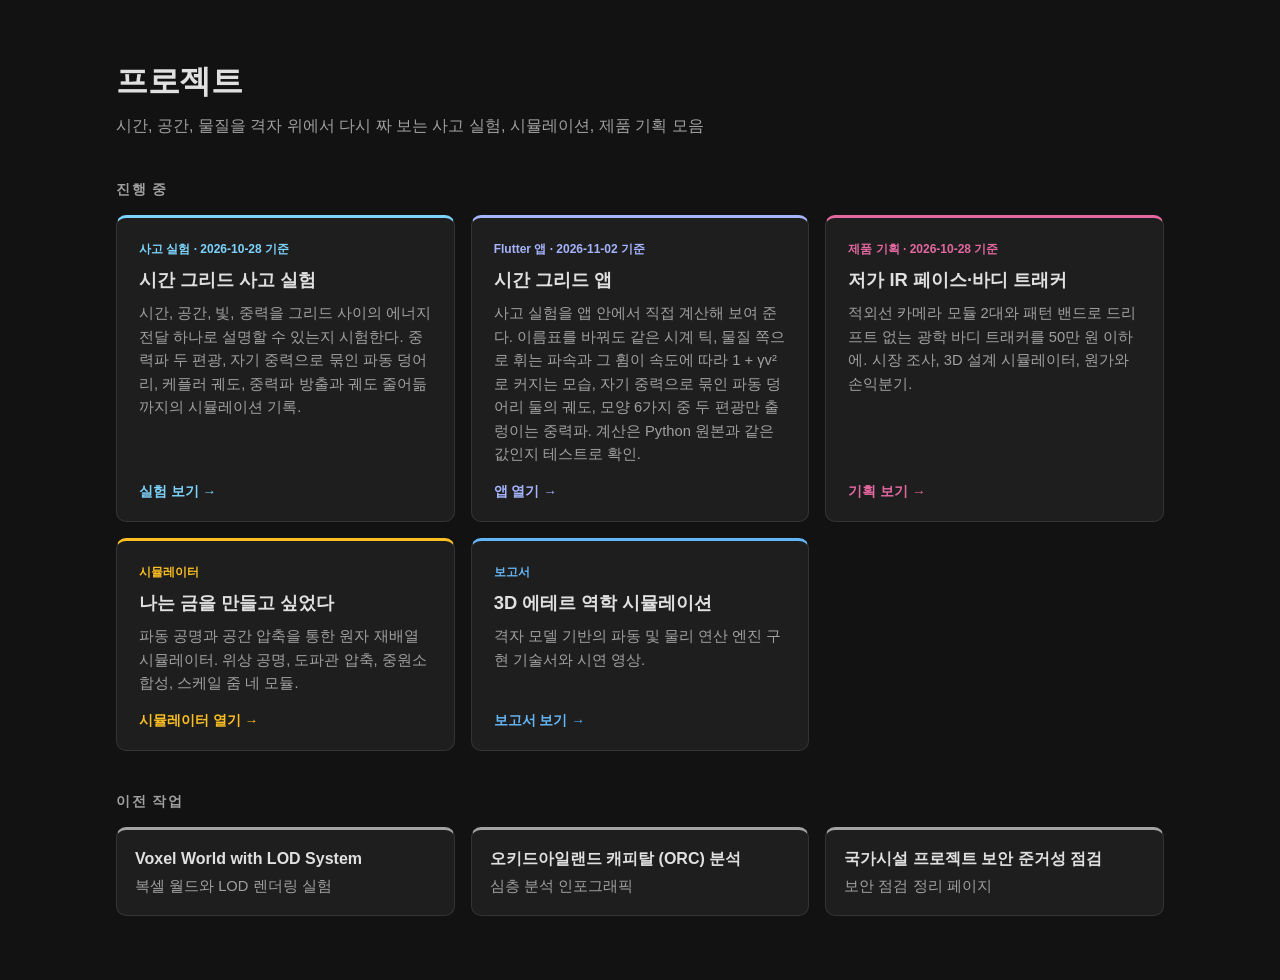
<file: index.html>
<!DOCTYPE html>
<html lang="ko">
<head>
  <meta charset="UTF-8">
  <meta name="viewport" content="width=device-width, initial-scale=1.0">
  <title>프로젝트 목록</title>
  <style>
    :root {
      --bg: #121212;
      --card: #1e1e1e;
      --card-hover: #262626;
      --text: #e0e0e0;
      --muted: #a0a0a0;
      --border: #333333;
    }
    * { box-sizing: border-box; margin: 0; padding: 0; }
    body {
      background: var(--bg);
      color: var(--text);
      font-family: -apple-system, BlinkMacSystemFont, "Segoe UI", Roboto, "Noto Sans KR", sans-serif;
      line-height: 1.6;
      min-height: 100vh;
    }
    .wrap { max-width: 1080px; margin: 0 auto; padding: 56px 16px 64px; }
    header { margin-bottom: 40px; }
    header h1 { font-size: 2rem; letter-spacing: -0.5px; }
    header p { color: var(--muted); margin-top: 6px; }
    h2 {
      font-size: 0.85rem; text-transform: uppercase; letter-spacing: 1.5px;
      color: var(--muted); margin: 40px 0 14px;
    }
    .grid {
      display: grid;
      grid-template-columns: repeat(auto-fill, minmax(min(300px, 100%), 1fr));
      gap: 16px;
    }
    .card {
      display: flex; flex-direction: column;
      background: var(--card);
      border: 1px solid var(--border);
      border-top: 3px solid var(--accent);
      border-radius: 10px;
      padding: 22px 22px 18px;
      color: inherit; text-decoration: none;
      transition: background 0.2s ease, transform 0.2s ease;
    }
    .card:hover { background: var(--card-hover); transform: translateY(-2px); }
    .card .tag { font-size: 0.75rem; color: var(--accent); font-weight: 600; }
    .card h3 { font-size: 1.15rem; margin: 6px 0 8px; }
    .card p { color: var(--muted); font-size: 0.92rem; flex: 1; }
    .card .go { margin-top: 14px; font-size: 0.85rem; color: var(--accent); font-weight: 600; }
    .card.small { padding: 16px 18px; }
    .card.small h3 { font-size: 1rem; margin: 0 0 4px; }
  </style>
</head>
<body>
  <div class="wrap">
    <header>
      <h1>프로젝트</h1>
      <p>시간, 공간, 물질을 격자 위에서 다시 짜 보는 사고 실험, 시뮬레이션, 제품 기획 모음</p>
    </header>

    <h2>진행 중</h2>
    <div class="grid">
      <a class="card" href="time-grid/" style="--accent:#7dd3fc">
        <span class="tag">사고 실험 · 2026-10-28 기준</span>
        <h3>시간 그리드 사고 실험</h3>
        <p>시간, 공간, 빛, 중력을 그리드 사이의 에너지 전달 하나로 설명할 수 있는지 시험한다. 중력파 두 편광, 자기 중력으로 묶인 파동 덩어리, 케플러 궤도, 중력파 방출과 궤도 줄어듦까지의 시뮬레이션 기록.</p>
        <span class="go">실험 보기 →</span>
      </a>
      <a class="card" href="time-grid-app/app/" style="--accent:#a5b4fc">
        <span class="tag">Flutter 앱 · 2026-11-02 기준</span>
        <h3>시간 그리드 앱</h3>
        <p>사고 실험을 앱 안에서 직접 계산해 보여 준다. 이름표를 바꿔도 같은 시계 틱, 물질 쪽으로 휘는 파속과 그 휨이 속도에 따라 1 + γv²로 커지는 모습, 자기 중력으로 묶인 파동 덩어리 둘의 궤도, 모양 6가지 중 두 편광만 출렁이는 중력파. 계산은 Python 원본과 같은 값인지 테스트로 확인.</p>
        <span class="go">앱 열기 →</span>
      </a>
      <a class="card" href="ir-tracker/" style="--accent:#e2689f">
        <span class="tag">제품 기획 · 2026-10-28 기준</span>
        <h3>저가 IR 페이스·바디 트래커</h3>
        <p>적외선 카메라 모듈 2대와 패턴 밴드로 드리프트 없는 광학 바디 트래커를 50만 원 이하에. 시장 조사, 3D 설계 시뮬레이터, 원가와 손익분기.</p>
        <span class="go">기획 보기 →</span>
      </a>
      <a class="card" href="gold.html" style="--accent:#fbbf24">
        <span class="tag">시뮬레이터</span>
        <h3>나는 금을 만들고 싶었다</h3>
        <p>파동 공명과 공간 압축을 통한 원자 재배열 시뮬레이터. 위상 공명, 도파관 압축, 중원소 합성, 스케일 줌 네 모듈.</p>
        <span class="go">시뮬레이터 열기 →</span>
      </a>
      <a class="card" href="ether-physics.html" style="--accent:#64b5f6">
        <span class="tag">보고서</span>
        <h3>3D 에테르 역학 시뮬레이션</h3>
        <p>격자 모델 기반의 파동 및 물리 연산 엔진 구현 기술서와 시연 영상.</p>
        <span class="go">보고서 보기 →</span>
      </a>
    </div>

    <h2>이전 작업</h2>
    <div class="grid">
      <a class="card small" href="index1.html" style="--accent:#a3a3a3">
        <h3>Voxel World with LOD System</h3>
        <p>복셀 월드와 LOD 렌더링 실험</p>
      </a>
      <a class="card small" href="index2.html" style="--accent:#a3a3a3">
        <h3>오키드아일랜드 캐피탈 (ORC) 분석</h3>
        <p>심층 분석 인포그래픽</p>
      </a>
      <a class="card small" href="index3.html" style="--accent:#a3a3a3">
        <h3>국가시설 프로젝트 보안 준거성 점검</h3>
        <p>보안 점검 정리 페이지</p>
      </a>
    </div>
  </div>
</body>
</html>
</file>
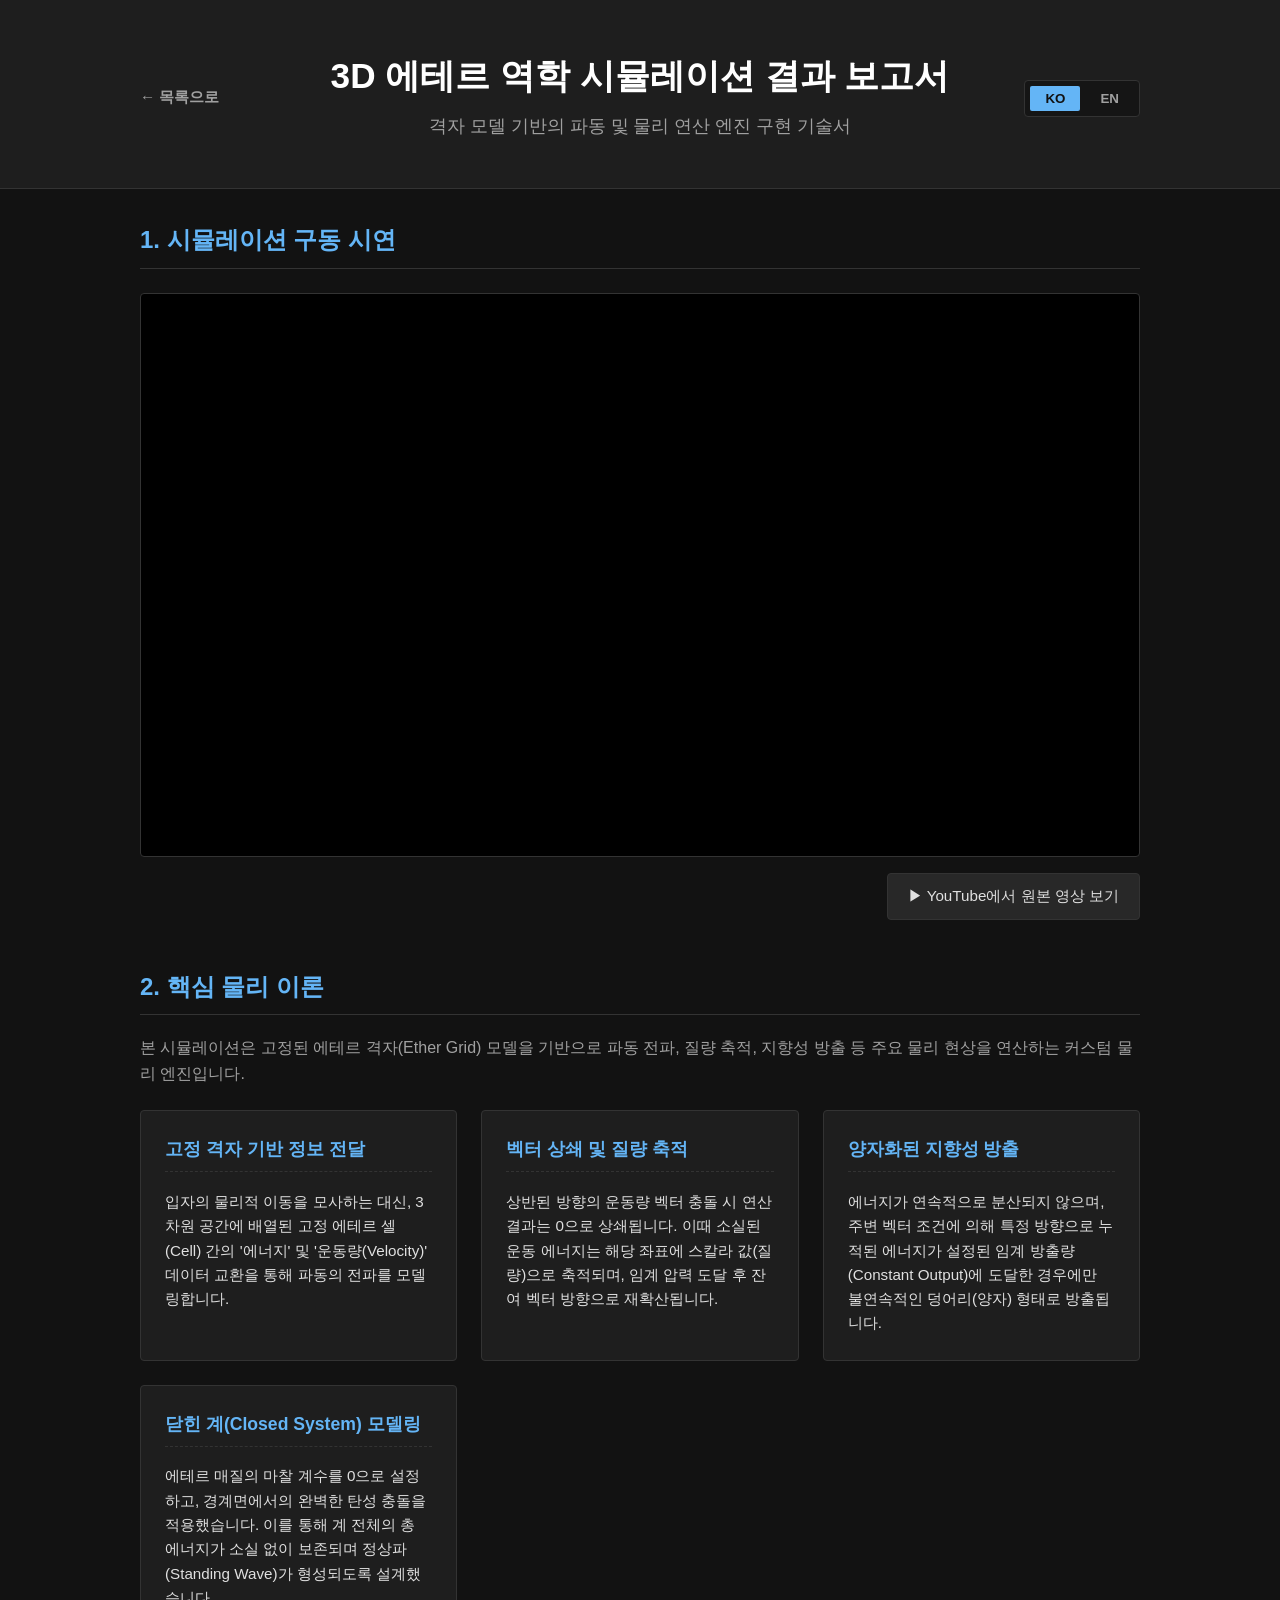
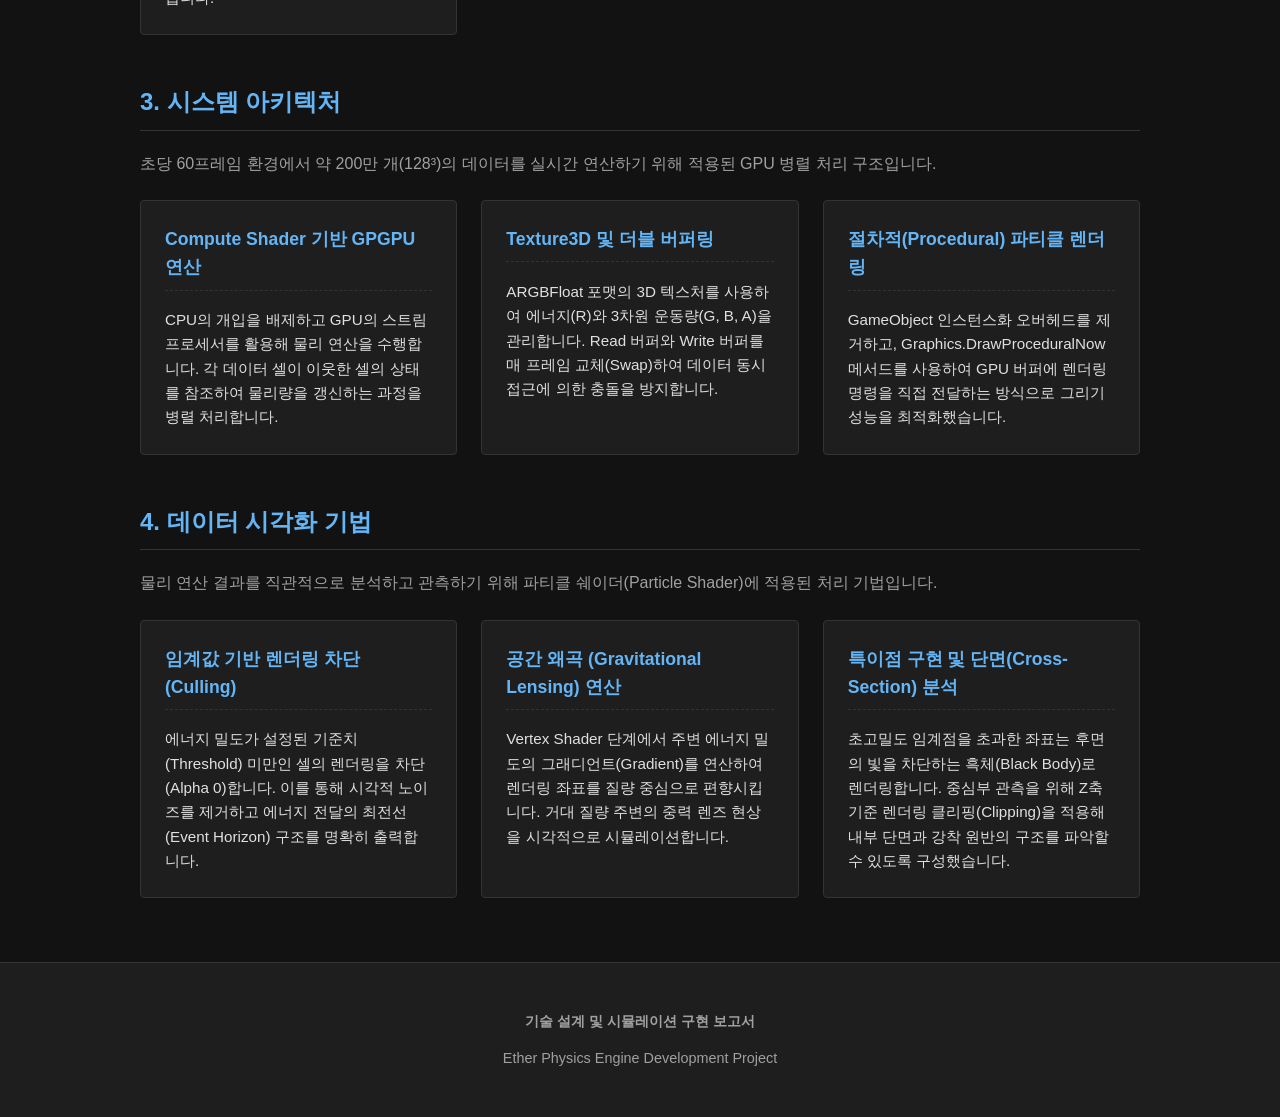
<file: ether-physics.html>
<!DOCTYPE html>
<html lang="ko">
<head>
    <meta charset="UTF-8">
    <meta name="viewport" content="width=device-width, initial-scale=1.0">
    <meta name="referrer" content="strict-origin-when-cross-origin">
    <title>Ether Physics 3D Simulation Report</title>
    <style>
        :root {
            --bg-color: #121212;
            --container-bg: #1e1e1e;
            --text-main: #e0e0e0;
            --text-muted: #a0a0a0;
            --highlight: #64b5f6;
            --secondary: #4f5b62;
            --border-color: #333333;
        }

        body {
            font-family: -apple-system, BlinkMacSystemFont, "Segoe UI", Roboto, "Helvetica Neue", Arial, sans-serif;
            background-color: var(--bg-color);
            color: var(--text-main);
            line-height: 1.6;
            margin: 0;
            padding: 0;
            transition: all 0.3s ease;
        }

        body.en [lang="ko"] { display: none !important; }
        body.ko [lang="en"] { display: none !important; }

        header {
            background-color: var(--container-bg);
            padding: 3rem 2rem;
            border-bottom: 1px solid var(--border-color);
            position: relative;
        }

        /* [추가됨] 뒤로 가기 버튼 스타일 */
        .back-btn {
            position: absolute;
            top: 2.3rem;
            left: 2rem;
            color: var(--text-muted);
            text-decoration: none;
            font-weight: 600;
            font-size: 0.95rem;
            transition: color 0.2s ease;
            z-index: 10;
        }

        .back-btn:hover {
            color: var(--highlight);
        }

        /* 데스크탑: 우측 상단 고정 */
        .lang-switch {
            position: absolute;
            top: 2rem;
            right: 2rem;
            display: flex;
            gap: 5px;
            background: rgba(0,0,0,0.3);
            padding: 5px;
            border-radius: 4px;
            border: 1px solid var(--border-color);
            z-index: 10;
        }

        .lang-switch button {
            background: transparent;
            color: var(--text-muted);
            border: none;
            padding: 5px 15px;
            cursor: pointer;
            font-weight: 600;
            border-radius: 2px;
            transition: all 0.2s;
        }

        .lang-switch button.active {
            background: var(--highlight);
            color: #121212;
        }

        h1 {
            color: #ffffff;
            font-size: 2.2rem;
            margin: 0;
            font-weight: 600;
            text-align: center; /* 전체적인 균형을 위해 중앙 정렬 추가 */
        }

        .subtitle {
            font-size: 1.1rem;
            margin-top: 8px;
            color: var(--text-muted);
            text-align: center;
        }

        .container {
            max-width: 1000px;
            margin: 2rem auto;
            padding: 0 2rem;
            position: relative;
        }

        .video-container {
            position: relative;
            padding-bottom: 56.25%;
            height: 0;
            overflow: hidden;
            max-width: 100%;
            background: #000;
            border-radius: 4px;
            margin: 1.5rem 0 1rem 0;
            border: 1px solid var(--border-color);
        }

        .video-container iframe {
            position: absolute;
            top: 0;
            left: 0;
            width: 100%;
            height: 100%;
            border: none;
        }

        .youtube-btn-wrapper {
            text-align: right;
            margin-bottom: 3rem;
        }

        .youtube-btn {
            display: inline-block;
            background-color: #282828;
            color: #e0e0e0;
            text-decoration: none;
            padding: 10px 20px;
            border-radius: 4px;
            border: 1px solid var(--border-color);
            font-size: 0.95rem;
            transition: all 0.2s ease;
        }

        .youtube-btn:hover {
            background-color: #383838;
            color: #ffffff;
            border-color: var(--highlight);
        }

        .section-title {
            color: var(--highlight);
            border-bottom: 1px solid var(--border-color);
            padding-bottom: 8px;
            margin-top: 3rem;
            font-size: 1.5rem;
            font-weight: 600;
        }

        .section-desc {
            color: var(--text-muted);
            margin-bottom: 1.5rem;
        }

        .card-grid {
            display: grid;
            grid-template-columns: repeat(auto-fit, minmax(300px, 1fr));
            gap: 1.5rem;
            margin-top: 1.5rem;
        }

        .card {
            background-color: var(--container-bg);
            padding: 1.5rem;
            border-radius: 4px;
            border: 1px solid var(--border-color);
        }

        .card h3 {
            color: var(--highlight);
            margin-top: 0;
            font-size: 1.1rem;
            border-bottom: 1px dashed var(--border-color);
            padding-bottom: 8px;
        }

        .card p {
            font-size: 0.95rem;
            color: var(--text-main);
            margin-bottom: 0;
        }

        footer {
            text-align: center;
            padding: 2rem;
            margin-top: 4rem;
            background-color: var(--container-bg);
            border-top: 1px solid var(--border-color);
            color: var(--text-muted);
            font-size: 0.9rem;
        }
        
        /* 모바일 반응형 대응 완벽 적용 */
        @media (max-width: 768px) {
            header {
                padding: 2rem 1rem; 
            }
            /* [수정됨] 모바일에서 버튼들이 겹치지 않게 가로 정렬 */
            .top-controls {
                display: flex;
                justify-content: space-between;
                align-items: center;
                margin-bottom: 1.5rem;
            }
            .back-btn, .lang-switch {
                position: static; /* 절대 위치 해제 */
                margin: 0;
            }
            .lang-switch {
                width: max-content;
            }
            h1 {
                font-size: 1.7rem; 
            }
            .subtitle {
                font-size: 1rem;
            }
            .container {
                padding: 0 1rem;
            }
        }
    </style>
</head>
<body class="ko"> 

    <header>
        <div class="container" style="margin: 0 auto; padding-top: 0;">
            
            <div class="top-controls">
                <a href="index.html" class="back-btn">
                    <span lang="ko">← 목록으로</span>
                    <span lang="en">← Back</span>
                </a>

                <div class="lang-switch">
                    <button id="btn-ko" class="active" onclick="setLanguage('ko')">KO</button>
                    <button id="btn-en" onclick="setLanguage('en')">EN</button>
                </div>
            </div>

            <h1 lang="ko">3D 에테르 역학 시뮬레이션 결과 보고서</h1>
            <h1 lang="en">3D Ether Physics Simulation Report</h1>
            
            <div class="subtitle" lang="ko">격자 모델 기반의 파동 및 물리 연산 엔진 구현 기술서</div>
            <div class="subtitle" lang="en">Technical Specification for Grid-Based Wave and Physics Computation Engine</div>
        </div>
    </header>

    <div class="container">
        
        <h2 class="section-title" style="margin-top: 1rem;" lang="ko">1. 시뮬레이션 구동 시연</h2>
        <h2 class="section-title" style="margin-top: 1rem;" lang="en">1. Simulation Demo</h2>
        
        <div class="video-container">
            <iframe 
                src="https://www.youtube-nocookie.com/embed/gPG1yliAPno?rel=0" 
                title="Ether Physics 3D Simulation Demo" 
                allow="accelerometer; autoplay; clipboard-write; encrypted-media; gyroscope; picture-in-picture; web-share" 
                referrerpolicy="strict-origin-when-cross-origin"
                allowfullscreen>
            </iframe>
        </div>
        
        <div class="youtube-btn-wrapper">
            <a href="https://youtu.be/gPG1yliAPno" target="_blank" class="youtube-btn" lang="ko">
                ▶ YouTube에서 원본 영상 보기
            </a>
            <a href="https://youtu.be/gPG1yliAPno" target="_blank" class="youtube-btn" lang="en">
                ▶ Watch Original Video on YouTube
            </a>
        </div>

        <h2 class="section-title" lang="ko">2. 핵심 물리 이론</h2>
        <h2 class="section-title" lang="en">2. Core Physics Theory</h2>
        
        <p class="section-desc" lang="ko">본 시뮬레이션은 고정된 에테르 격자(Ether Grid) 모델을 기반으로 파동 전파, 질량 축적, 지향성 방출 등 주요 물리 현상을 연산하는 커스텀 물리 엔진입니다.</p>
        <p class="section-desc" lang="en">This simulation is a custom physics engine that computes key physical phenomena such as wave propagation, mass accumulation, and directional emission based on a fixed Ether Grid model.</p>

        <div class="card-grid">
            <div class="card">
                <h3 lang="ko">고정 격자 기반 정보 전달</h3>
                <h3 lang="en">Fixed Grid-Based Information Transfer</h3>
                <p lang="ko">입자의 물리적 이동을 모사하는 대신, 3차원 공간에 배열된 고정 에테르 셀(Cell) 간의 '에너지' 및 '운동량(Velocity)' 데이터 교환을 통해 파동의 전파를 모델링합니다.</p>
                <p lang="en">Instead of simulating the physical movement of particles, it models wave propagation through the exchange of 'energy' and 'velocity' data between fixed 3D ether cells arranged in space.</p>
            </div>
            <div class="card">
                <h3 lang="ko">벡터 상쇄 및 질량 축적</h3>
                <h3 lang="en">Vector Cancellation & Mass Accumulation</h3>
                <p lang="ko">상반된 방향의 운동량 벡터 충돌 시 연산 결과는 0으로 상쇄됩니다. 이때 소실된 운동 에너지는 해당 좌표에 스칼라 값(질량)으로 축적되며, 임계 압력 도달 후 잔여 벡터 방향으로 재확산됩니다.</p>
                <p lang="en">When opposite momentum vectors collide, they mathematically cancel out to zero. The lost kinetic energy accumulates as a scalar value (mass) at that coordinate, and re-diffuses in the direction of the residual vector upon reaching threshold pressure.</p>
            </div>
            <div class="card">
                <h3 lang="ko">양자화된 지향성 방출</h3>
                <h3 lang="en">Quantized Directional Emission</h3>
                <p lang="ko">에너지가 연속적으로 분산되지 않으며, 주변 벡터 조건에 의해 특정 방향으로 누적된 에너지가 설정된 임계 방출량(Constant Output)에 도달한 경우에만 불연속적인 덩어리(양자) 형태로 방출됩니다.</p>
                <p lang="en">Energy does not disperse continuously. It is emitted as a discrete clump (quantum) only when the accumulated energy in a specific direction reaches the set Constant Output threshold based on surrounding vector conditions.</p>
            </div>
            <div class="card">
                <h3 lang="ko">닫힌 계(Closed System) 모델링</h3>
                <h3 lang="en">Closed System Modeling</h3>
                <p lang="ko">에테르 매질의 마찰 계수를 0으로 설정하고, 경계면에서의 완벽한 탄성 충돌을 적용했습니다. 이를 통해 계 전체의 총 에너지가 소실 없이 보존되며 정상파(Standing Wave)가 형성되도록 설계했습니다.</p>
                <p lang="en">The ether medium's friction coefficient is set to 0, and perfect elastic collisions are applied at the boundaries. This ensures the total energy of the system is conserved without loss, allowing the formation of standing waves.</p>
            </div>
        </div>

        <h2 class="section-title" lang="ko">3. 시스템 아키텍처</h2>
        <h2 class="section-title" lang="en">3. System Architecture</h2>
        
        <p class="section-desc" lang="ko">초당 60프레임 환경에서 약 200만 개(128³)의 데이터를 실시간 연산하기 위해 적용된 GPU 병렬 처리 구조입니다.</p>
        <p class="section-desc" lang="en">A GPU parallel processing architecture implemented to compute approximately 2 million (128³) data points in real-time at 60 FPS.</p>

        <div class="card-grid">
            <div class="card">
                <h3 lang="ko">Compute Shader 기반 GPGPU 연산</h3>
                <h3 lang="en">Compute Shader-Based GPGPU</h3>
                <p lang="ko">CPU의 개입을 배제하고 GPU의 스트림 프로세서를 활용해 물리 연산을 수행합니다. 각 데이터 셀이 이웃한 셀의 상태를 참조하여 물리량을 갱신하는 과정을 병렬 처리합니다.</p>
                <p lang="en">CPU intervention is entirely bypassed, utilizing thousands of GPU stream processors for physics calculations. The process of each data cell referencing neighboring states to update physical quantities is processed in parallel.</p>
            </div>
            <div class="card">
                <h3 lang="ko">Texture3D 및 더블 버퍼링</h3>
                <h3 lang="en">Texture3D & Double Buffering</h3>
                <p lang="ko">ARGBFloat 포맷의 3D 텍스처를 사용하여 에너지(R)와 3차원 운동량(G, B, A)을 관리합니다. Read 버퍼와 Write 버퍼를 매 프레임 교체(Swap)하여 데이터 동시 접근에 의한 충돌을 방지합니다.</p>
                <p lang="en">ARGBFloat format 3D textures are used to manage energy (R) and 3D momentum (G, B, A). Read and Write buffers are swapped every frame to prevent data collisions caused by simultaneous access.</p>
            </div>
            <div class="card">
                <h3 lang="ko">절차적(Procedural) 파티클 렌더링</h3>
                <h3 lang="en">Procedural Particle Rendering</h3>
                <p lang="ko">GameObject 인스턴스화 오버헤드를 제거하고, Graphics.DrawProceduralNow 메서드를 사용하여 GPU 버퍼에 렌더링 명령을 직접 전달하는 방식으로 그리기 성능을 최적화했습니다.</p>
                <p lang="en">GameObject instantiation overhead is removed, significantly optimizing rendering performance by directly dispatching rendering commands to the GPU buffer using the Graphics.DrawProceduralNow method.</p>
            </div>
        </div>

        <h2 class="section-title" lang="ko">4. 데이터 시각화 기법</h2>
        <h2 class="section-title" lang="en">4. Data Visualization Techniques</h2>
        
        <p class="section-desc" lang="ko">물리 연산 결과를 직관적으로 분석하고 관측하기 위해 파티클 쉐이더(Particle Shader)에 적용된 처리 기법입니다.</p>
        <p class="section-desc" lang="en">Advanced processing techniques applied to the Particle Shader to intuitively analyze and observe the physical computation results.</p>

        <div class="card-grid">
            <div class="card">
                <h3 lang="ko">임계값 기반 렌더링 차단 (Culling)</h3>
                <h3 lang="en">Threshold-Based Culling</h3>
                <p lang="ko">에너지 밀도가 설정된 기준치(Threshold) 미만인 셀의 렌더링을 차단(Alpha 0)합니다. 이를 통해 시각적 노이즈를 제거하고 에너지 전달의 최전선(Event Horizon) 구조를 명확히 출력합니다.</p>
                <p lang="en">Rendering is disabled (Alpha 0) for cells with energy density below the set Threshold. This effectively removes visual noise and clearly delineates the structure of the energy transfer's Event Horizon.</p>
            </div>
            <div class="card">
                <h3 lang="ko">공간 왜곡 (Gravitational Lensing) 연산</h3>
                <h3 lang="en">Gravitational Lensing Effect</h3>
                <p lang="ko">Vertex Shader 단계에서 주변 에너지 밀도의 그래디언트(Gradient)를 연산하여 렌더링 좌표를 질량 중심으로 편향시킵니다. 거대 질량 주변의 중력 렌즈 현상을 시각적으로 시뮬레이션합니다.</p>
                <p lang="en">In the Vertex Shader stage, the gradient of the surrounding energy density is computed to bias the rendering coordinates toward the center of mass, visually simulating the gravitational lensing effect around massive objects.</p>
            </div>
            <div class="card">
                <h3 lang="ko">특이점 구현 및 단면(Cross-Section) 분석</h3>
                <h3 lang="en">Singularity & Cross-Section Analysis</h3>
                <p lang="ko">초고밀도 임계점을 초과한 좌표는 후면의 빛을 차단하는 흑체(Black Body)로 렌더링합니다. 중심부 관측을 위해 Z축 기준 렌더링 클리핑(Clipping)을 적용해 내부 단면과 강착 원반의 구조를 파악할 수 있도록 구성했습니다.</p>
                <p lang="en">Coordinates exceeding the super-density threshold are rendered as Black Bodies blocking background light. Z-axis rendering clipping is applied to expose the core, allowing structural analysis of the internal cross-section and accretion disk.</p>
            </div>
        </div>
    </div>

    <footer>
        <p>
            <strong lang="ko">기술 설계 및 시뮬레이션 구현 보고서</strong>
            <strong lang="en">Technical Design and Simulation Implementation Report</strong>
        </p>
        <p>Ether Physics Engine Development Project</p>
    </footer>

    <script>
        function setLanguage(lang) {
            document.body.className = lang;
            document.getElementById('btn-ko').classList.remove('active');
            document.getElementById('btn-en').classList.remove('active');
            document.getElementById('btn-' + lang).classList.add('active');
        }
    </script>
</body>
</html>
</file>
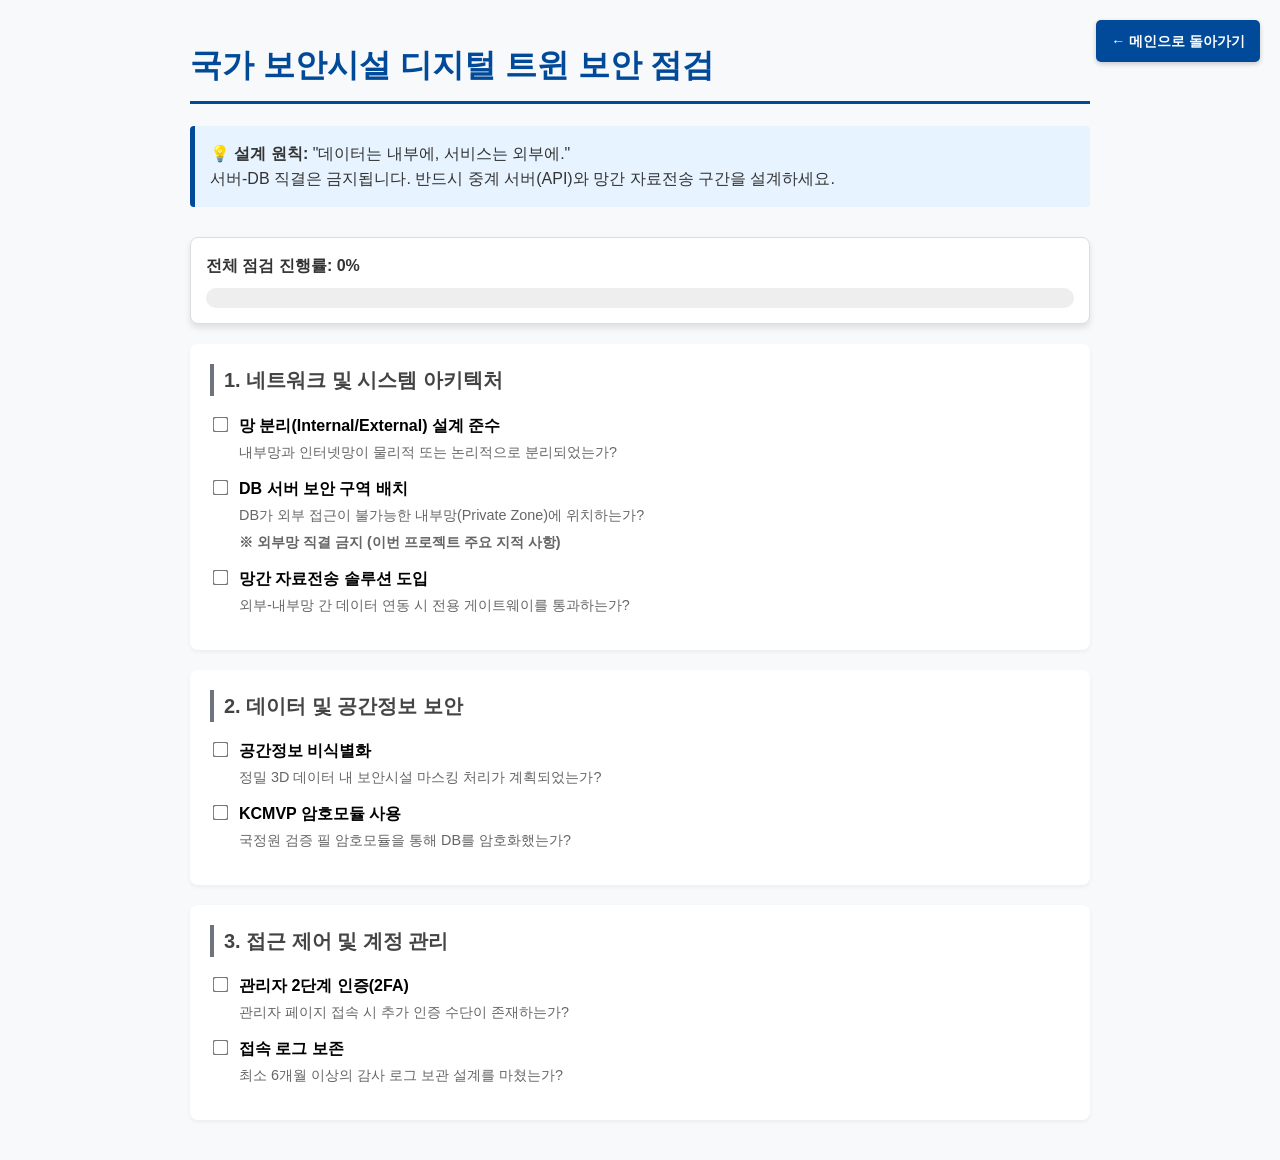
<file: index3.html>
<!DOCTYPE html>
<html lang="ko">
<head>
    <meta charset="UTF-8">
    <meta name="viewport" content="width=device-width, initial-scale=1.0">
    <title>국가시설 프로젝트 보안 준거성 점검</title>
    <style>
        body { font-family: 'Pretendard', sans-serif; line-height: 1.6; color: #333; max-width: 900px; margin: 40px auto; padding: 0 20px; background-color: #f8f9fa; }
        h1 { color: #004a99; border-bottom: 3px solid #004a99; padding-bottom: 10px; }
        .info-box { background: #e7f3ff; padding: 15px; border-left: 5px solid #004a99; margin-bottom: 30px; border-radius: 4px; }
        .progress-container { position: sticky; top: 10px; background: white; padding: 15px; border: 1px solid #ddd; border-radius: 8px; box-shadow: 0 4px 6px rgba(0,0,0,0.1); z-index: 100; margin-bottom: 20px; }
        .progress-bar { height: 20px; background: #eee; border-radius: 10px; overflow: hidden; margin-top: 10px; }
        .progress-fill { height: 100%; background: #28a745; width: 0%; transition: width 0.3s; }
        .category { background: white; padding: 20px; border-radius: 8px; box-shadow: 0 2px 4px rgba(0,0,0,0.05); margin-bottom: 20px; }
        .category h2 { margin-top: 0; color: #444; font-size: 1.25rem; border-left: 4px solid #6c757d; padding-left: 10px; }
        .check-item { display: flex; align-items: flex-start; margin: 12px 0; cursor: pointer; }
        .check-item input { margin-top: 5px; margin-right: 12px; transform: scale(1.2); }
        .check-text { flex: 1; }
        .check-text strong { display: block; color: #000; }
        .check-text span { font-size: 0.9em; color: #666; }
        .warning { color: #d9534f; font-weight: bold; font-size: 0.9em; margin-top: 4px; display: block; }
		.back-to-index {
			position: fixed;
			top: 20px;
			right: 20px;
			padding: 10px 15px;
			background-color: #004a99;
			color: white;
			text-decoration: none;
			border-radius: 5px;
			font-size: 14px;
			font-weight: bold;
			box-shadow: 0 2px 5px rgba(0,0,0,0.2);
		}
		.back-to-index:hover { background-color: #003366; }
    </style>
</head>
<body>

	<a href="index.html" class="back-to-index">← 메인으로 돌아가기</a>

    <h1>국가 보안시설 디지털 트윈 보안 점검</h1>
    
    <div class="info-box">
        <strong>💡 설계 원칙:</strong> "데이터는 내부에, 서비스는 외부에." <br>
        서버-DB 직결은 금지됩니다. 반드시 중계 서버(API)와 망간 자료전송 구간을 설계하세요.
    </div>

    <div class="progress-container">
        <strong>전체 점검 진행률: <span id="percent">0%</span></strong>
        <div class="progress-bar"><div class="progress-fill" id="fill"></div></div>
    </div>

    <div class="category">
        <h2>1. 네트워크 및 시스템 아키텍처</h2>
        <label class="check-item">
            <input type="checkbox" class="chk">
            <div class="check-text">
                <strong>망 분리(Internal/External) 설계 준수</strong>
                <span>내부망과 인터넷망이 물리적 또는 논리적으로 분리되었는가?</span>
            </div>
        </label>
        <label class="check-item">
            <input type="checkbox" class="chk">
            <div class="check-text">
                <strong>DB 서버 보안 구역 배치</strong>
                <span>DB가 외부 접근이 불가능한 내부망(Private Zone)에 위치하는가?</span>
                <span class="warning">※ 외부망 직결 금지 (이번 프로젝트 주요 지적 사항)</span>
            </div>
        </label>
        <label class="check-item">
            <input type="checkbox" class="chk">
            <div class="check-text">
                <strong>망간 자료전송 솔루션 도입</strong>
                <span>외부-내부망 간 데이터 연동 시 전용 게이트웨이를 통과하는가?</span>
            </div>
        </label>
    </div>

    <div class="category">
        <h2>2. 데이터 및 공간정보 보안</h2>
        <label class="check-item">
            <input type="checkbox" class="chk">
            <div class="check-text">
                <strong>공간정보 비식별화</strong>
                <span>정밀 3D 데이터 내 보안시설 마스킹 처리가 계획되었는가?</span>
            </div>
        </label>
        <label class="check-item">
            <input type="checkbox" class="chk">
            <div class="check-text">
                <strong>KCMVP 암호모듈 사용</strong>
                <span>국정원 검증 필 암호모듈을 통해 DB를 암호화했는가?</span>
            </div>
        </label>
    </div>

    <div class="category">
        <h2>3. 접근 제어 및 계정 관리</h2>
        <label class="check-item">
            <input type="checkbox" class="chk">
            <div class="check-text">
                <strong>관리자 2단계 인증(2FA)</strong>
                <span>관리자 페이지 접속 시 추가 인증 수단이 존재하는가?</span>
            </div>
        </label>
        <label class="check-item">
            <input type="checkbox" class="chk">
            <div class="check-text">
                <strong>접속 로그 보존</strong>
                <span>최소 6개월 이상의 감사 로그 보관 설계를 마쳤는가?</span>
            </div>
        </label>
    </div>

    <script>
        const checkboxes = document.querySelectorAll('.chk');
        const fill = document.getElementById('fill');
        const percent = document.getElementById('percent');

        checkboxes.forEach(box => {
            box.addEventListener('change', () => {
                const checkedCount = document.querySelectorAll('.chk:checked').length;
                const totalCount = checkboxes.length;
                const progress = Math.round((checkedCount / totalCount) * 100);
                
                fill.style.width = progress + '%';
                percent.innerText = progress + '%';
            });
        });
    </script>
</body>
</html>
</file>
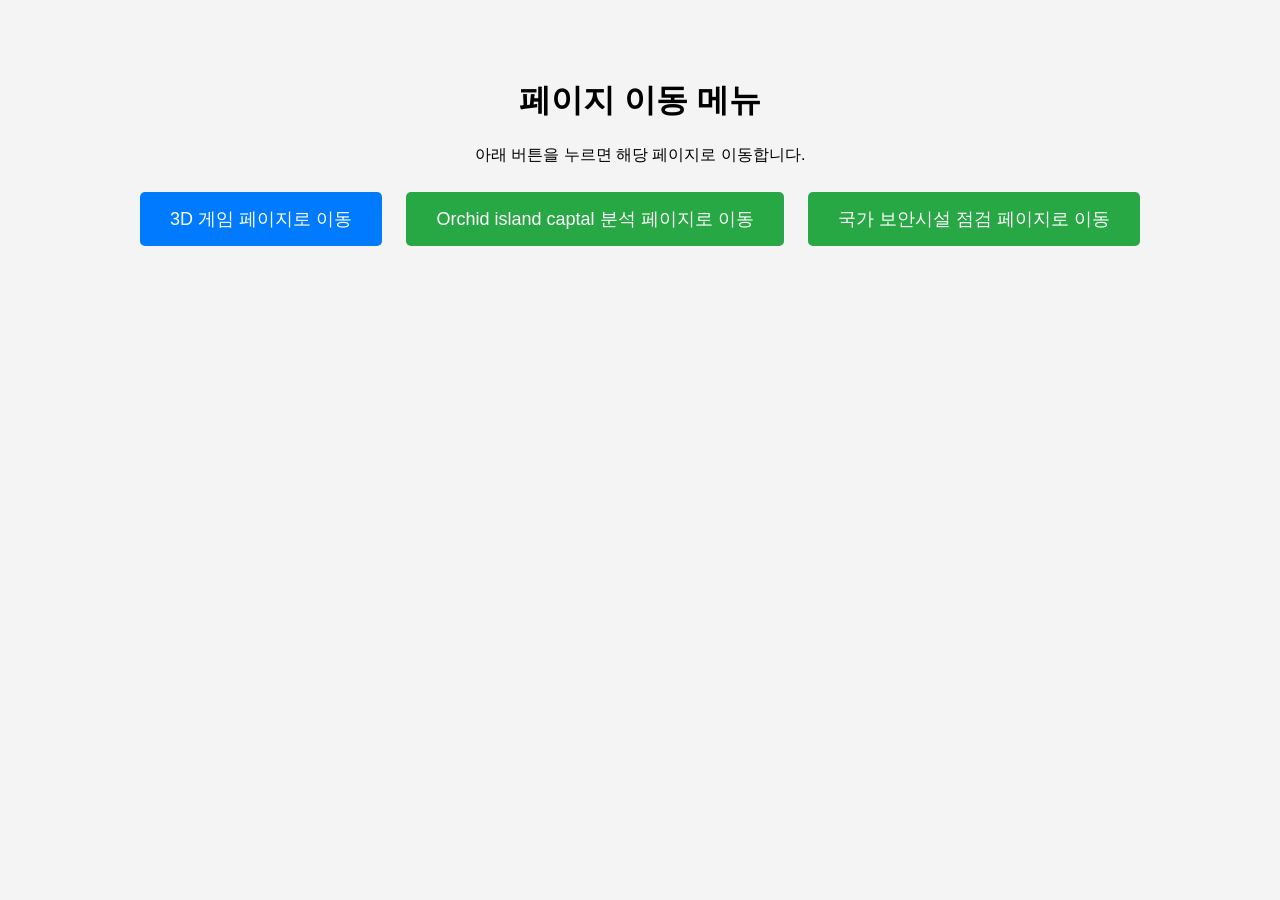
<file: index_backup.html>
<!DOCTYPE html>
<html lang="ko">
<head>
    <meta charset="UTF-8">
    <title>메인 페이지</title>
    <style>
        body { font-family: sans-serif; text-align: center; padding-top: 50px; background-color: #f4f4f4; }
        .btn {
            display: inline-block;
            padding: 15px 30px;
            margin: 10px;
            font-size: 18px;
            color: white;
            background-color: #007bff;
            border: none;
            border-radius: 5px;
            cursor: pointer;
            text-decoration: none;
        }
        .btn:hover { background-color: #0056b3; }
        .btn-green { background-color: #28a745; }
        .btn-green:hover { background-color: #218838; }
    </style>
</head>
<body>
    <h1>페이지 이동 메뉴</h1>
    <p>아래 버튼을 누르면 해당 페이지로 이동합니다.</p>

    <a href="index1.html" class="btn">3D 게임 페이지로 이동</a>

    <a href="index2.html" class="btn btn-green">Orchid island captal 분석 페이지로 이동</a>
	
	<a href="index3.html" class="btn btn-green">국가 보안시설 점검 페이지로 이동</a>
</body>
</html>
</file>
